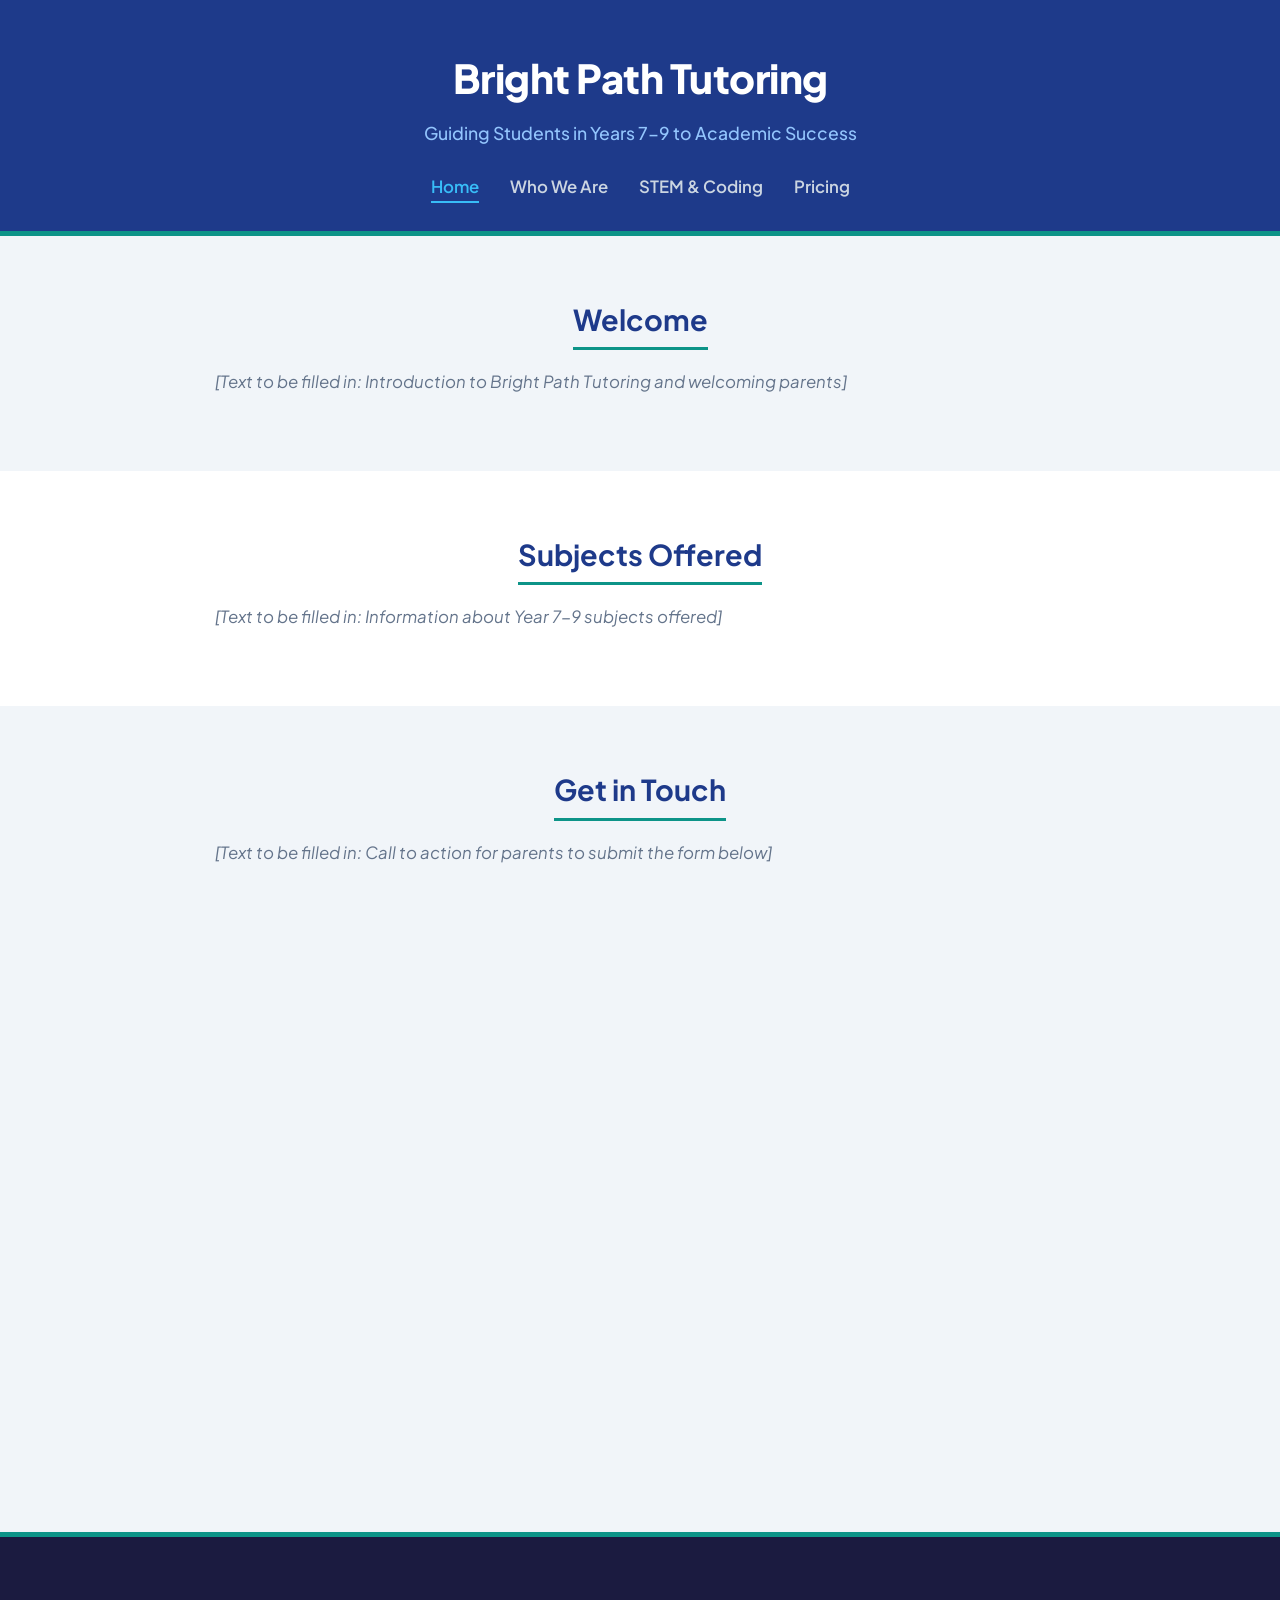
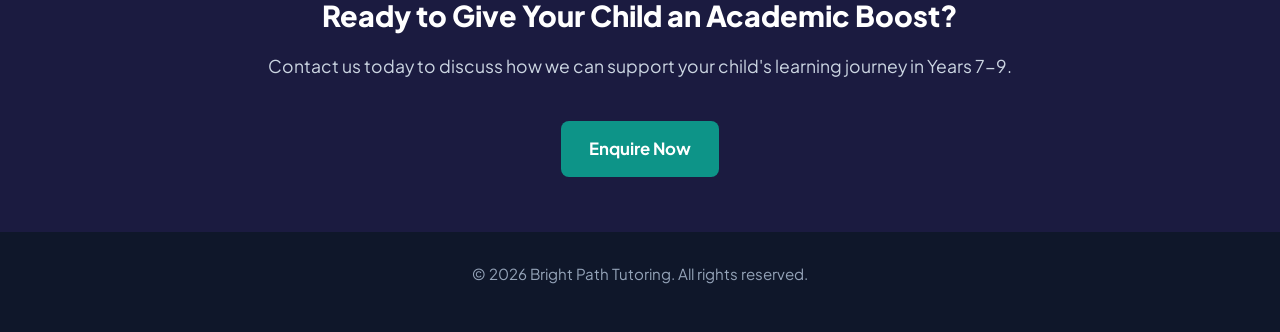
<file: index.html>
<!DOCTYPE html>
<html lang="en">
<head>
    <meta charset="UTF-8">
    <meta name="viewport" content="width=device-width, initial-scale=1.0">
    <title>Home | Bright Path Tutoring</title>
    
    <link rel="preconnect" href="https://fonts.googleapis.com">
    <link rel="preconnect" href="https://fonts.gstatic.com" crossorigin>
    <link href="https://fonts.googleapis.com/css2?family=Plus+Jakarta+Sans:wght@400;500;600;700;800&display=swap" rel="stylesheet">
    
    <link rel="stylesheet" href="style.css">
</head>
<body>

    <header>
        <div class="header-container">
            <h1>Bright Path Tutoring</h1>
            <p class="subtitle">Guiding Students in Years 7-9 to Academic Success</p>
            <nav>
                <a href="index.html" class="active">Home</a>
                <a href="about.html">Who We Are</a>
                <a href="stem.html">STEM & Coding</a>
                <a href="pricing.html">Pricing</a>
            </nav>
        </div>
    </header>

    <main>
        
        <section class="intro">
            <h2>Welcome</h2>
            <p class="placeholder">[Text to be filled in: Introduction to Bright Path Tutoring and welcoming parents]</p>
        </section>

        <section class="subjects">
            <h2>Subjects Offered</h2>
            <p class="placeholder">[Text to be filled in: Information about Year 7-9 subjects offered]</p>
        </section>

        <section class="contact" id="contact">
            <h2>Get in Touch</h2>
            <p class="placeholder">[Text to be filled in: Call to action for parents to submit the form below]</p>
            
            <div class="form-container">
                <iframe src="https://docs.google.com/forms/d/e/1FAIpQLSdaBJLgi4YT7g17d9389t22QoLCarOO8_Tcxpw5HVuUZX_-rg/viewform?embedded=true" width="640" height="586" frameborder="0" marginheight="0" marginwidth="0">Loading…</iframe>
            </div>
        </section>

    </main>

    <section class="cta-banner">
        <div class="cta-content">
            <h3>Ready to Give Your Child an Academic Boost?</h3>
            <p>Contact us today to discuss how we can support your child's learning journey in Years 7-9.</p>
            <a href="index.html#contact" class="btn btn-cta">Enquire Now</a>
        </div>
    </section>

    <footer>
        <p>&copy; 2026 Bright Path Tutoring. All rights reserved.</p>
    </footer>

</body>
</html>
</file>
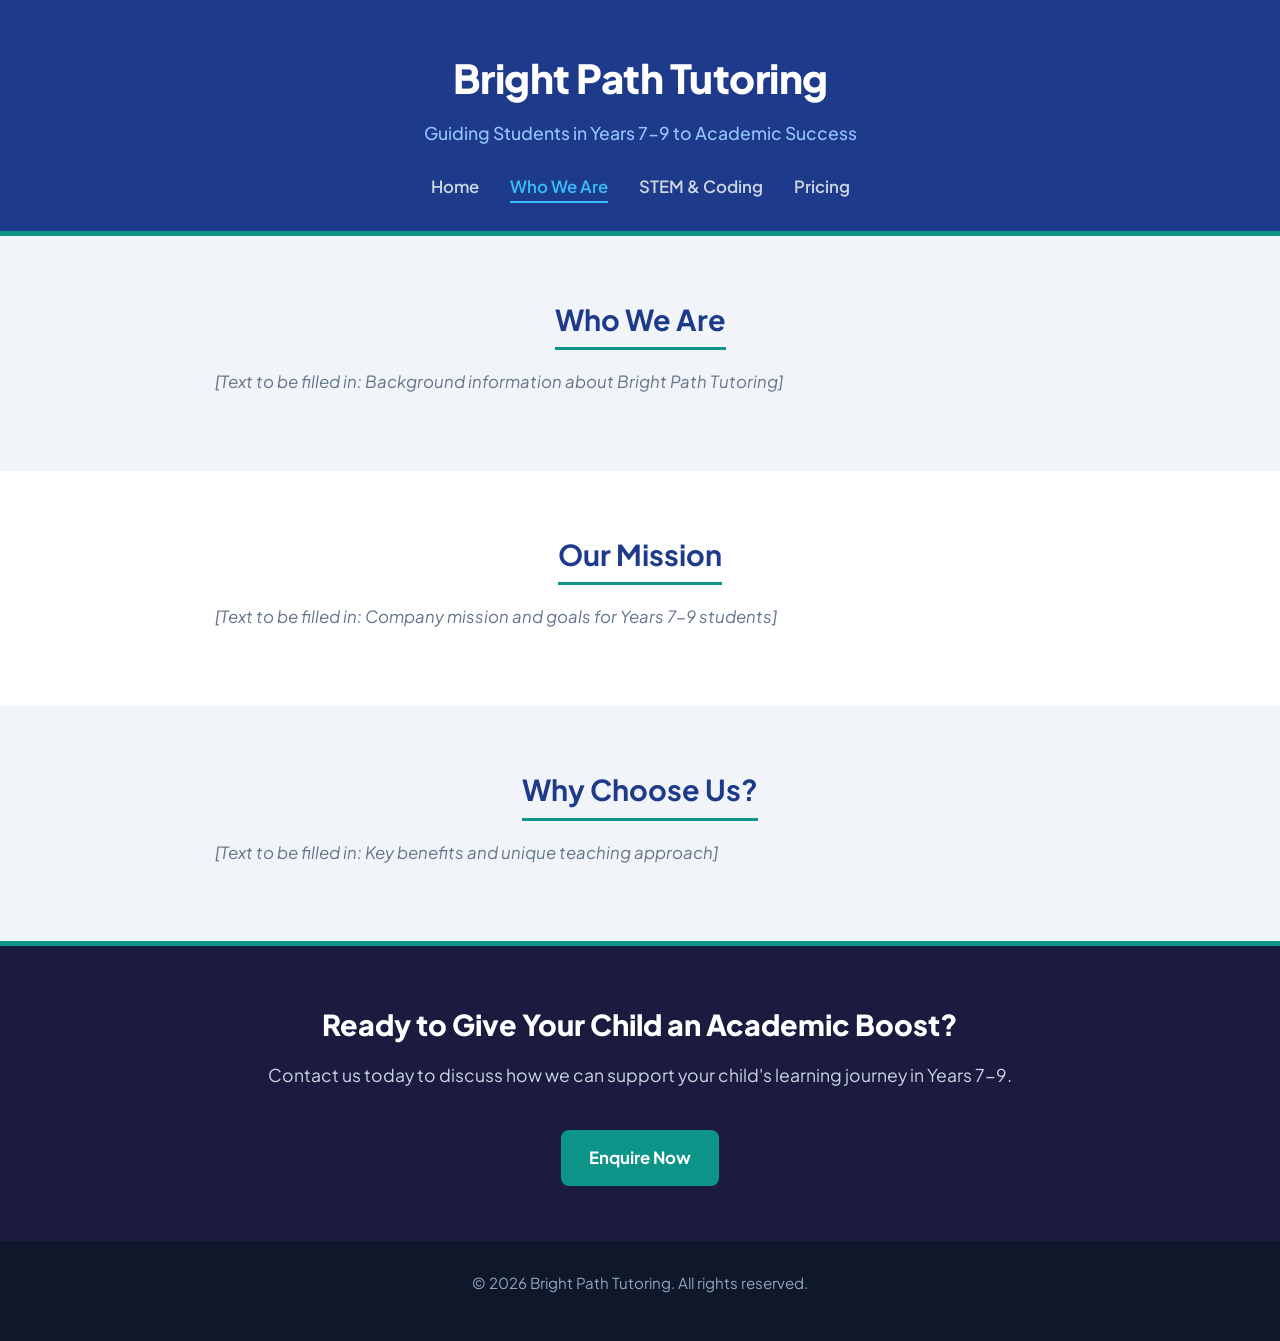
<file: about.html>
<!DOCTYPE html>
<html lang="en">
<head>
    <meta charset="UTF-8">
    <meta name="viewport" content="width=device-width, initial-scale=1.0">
    <title>Who We Are | Bright Path Tutoring</title>
    
    <link rel="preconnect" href="https://fonts.googleapis.com">
    <link rel="preconnect" href="https://fonts.gstatic.com" crossorigin>
    <link href="https://fonts.googleapis.com/css2?family=Plus+Jakarta+Sans:wght@400;500;600;700;800&display=swap" rel="stylesheet">
    
    <link rel="stylesheet" href="style.css">
</head>
<body>

    <header>
        <div class="header-container">
            <h1>Bright Path Tutoring</h1>
            <p class="subtitle">Guiding Students in Years 7-9 to Academic Success</p>
            <nav>
                <a href="index.html">Home</a>
                <a href="about.html" class="active">Who We Are</a>
                <a href="stem.html">STEM & Coding</a>
                <a href="pricing.html">Pricing</a>
            </nav>
        </div>
    </header>

    <main>
        
        <section>
            <h2>Who We Are</h2>
            <p class="placeholder">[Text to be filled in: Background information about Bright Path Tutoring]</p>
        </section>

        <section>
            <h2>Our Mission</h2>
            <p class="placeholder">[Text to be filled in: Company mission and goals for Years 7-9 students]</p>
        </section>

        <section>
            <h2>Why Choose Us?</h2>
            <p class="placeholder">[Text to be filled in: Key benefits and unique teaching approach]</p>
        </section>

    </main>

    <section class="cta-banner">
        <div class="cta-content">
            <h3>Ready to Give Your Child an Academic Boost?</h3>
            <p>Contact us today to discuss how we can support your child's learning journey in Years 7-9.</p>
            <a href="index.html#contact" class="btn btn-cta">Enquire Now</a>
        </div>
    </section>

    <footer>
        <p>&copy; 2026 Bright Path Tutoring. All rights reserved.</p>
    </footer>

</body>
</html>
</file>
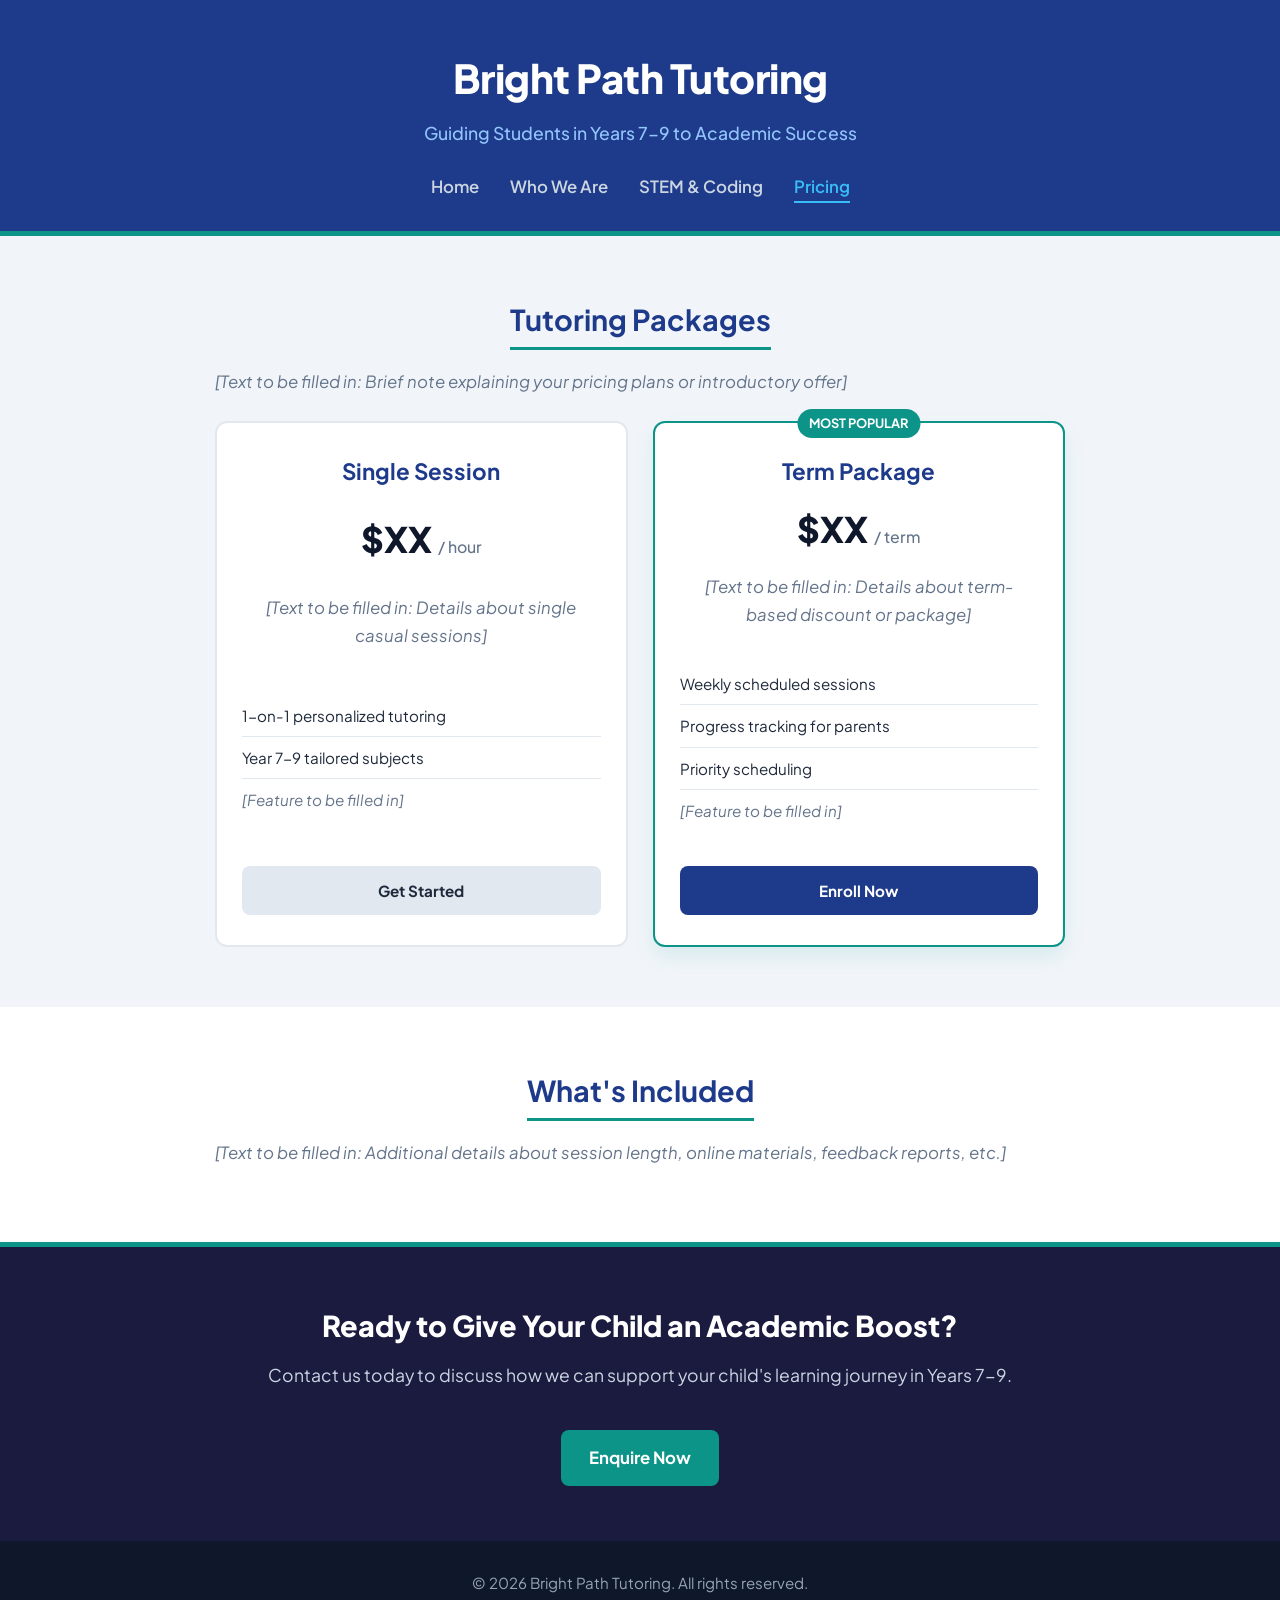
<file: pricing.html>
<!DOCTYPE html>
<html lang="en">
<head>
    <meta charset="UTF-8">
    <meta name="viewport" content="width=device-width, initial-scale=1.0">
    <title>Pricing | Bright Path Tutoring</title>
    
    <link rel="preconnect" href="https://fonts.googleapis.com">
    <link rel="preconnect" href="https://fonts.gstatic.com" crossorigin>
    <link href="https://fonts.googleapis.com/css2?family=Plus+Jakarta+Sans:wght@400;500;600;700;800&display=swap" rel="stylesheet">
    
    <link rel="stylesheet" href="style.css">
</head>
<body>

    <header>
        <div class="header-container">
            <h1>Bright Path Tutoring</h1>
            <p class="subtitle">Guiding Students in Years 7-9 to Academic Success</p>
            <nav>
                <a href="index.html">Home</a>
                <a href="about.html">Who We Are</a>
                <a href="stem.html">STEM & Coding</a>
                <a href="pricing.html" class="active">Pricing</a>
            </nav>
        </div>
    </header>

    <main>
        
        <section>
            <h2>Tutoring Packages</h2>
            <p class="placeholder">[Text to be filled in: Brief note explaining your pricing plans or introductory offer]</p>
            
            <div class="pricing-grid">
                
                <div class="pricing-card">
                    <h3>Single Session</h3>
                    <div class="price">$XX <span>/ hour</span></div>
                    <p class="placeholder">[Text to be filled in: Details about single casual sessions]</p>
                    <ul class="features-list">
                        <li>1-on-1 personalized tutoring</li>
                        <li>Year 7-9 tailored subjects</li>
                        <li><span class="placeholder">[Feature to be filled in]</span></li>
                    </ul>
                    <a href="index.html#contact" class="btn btn-secondary">Get Started</a>
                </div>

                <div class="pricing-card featured">
                    <div class="badge">Most Popular</div>
                    <h3>Term Package</h3>
                    <div class="price">$XX <span>/ term</span></div>
                    <p class="placeholder">[Text to be filled in: Details about term-based discount or package]</p>
                    <ul class="features-list">
                        <li>Weekly scheduled sessions</li>
                        <li>Progress tracking for parents</li>
                        <li>Priority scheduling</li>
                        <li><span class="placeholder">[Feature to be filled in]</span></li>
                    </ul>
                    <a href="index.html#contact" class="btn btn-primary">Enroll Now</a>
                </div>

            </div>
        </section>

        <section>
            <h2>What's Included</h2>
            <p class="placeholder">[Text to be filled in: Additional details about session length, online materials, feedback reports, etc.]</p>
        </section>

    </main>

    <section class="cta-banner">
        <div class="cta-content">
            <h3>Ready to Give Your Child an Academic Boost?</h3>
            <p>Contact us today to discuss how we can support your child's learning journey in Years 7-9.</p>
            <a href="index.html#contact" class="btn btn-cta">Enquire Now</a>
        </div>
    </section>

    <footer>
        <p>&copy; 2026 Bright Path Tutoring. All rights reserved.</p>
    </footer>

</body>
</html>
</file>
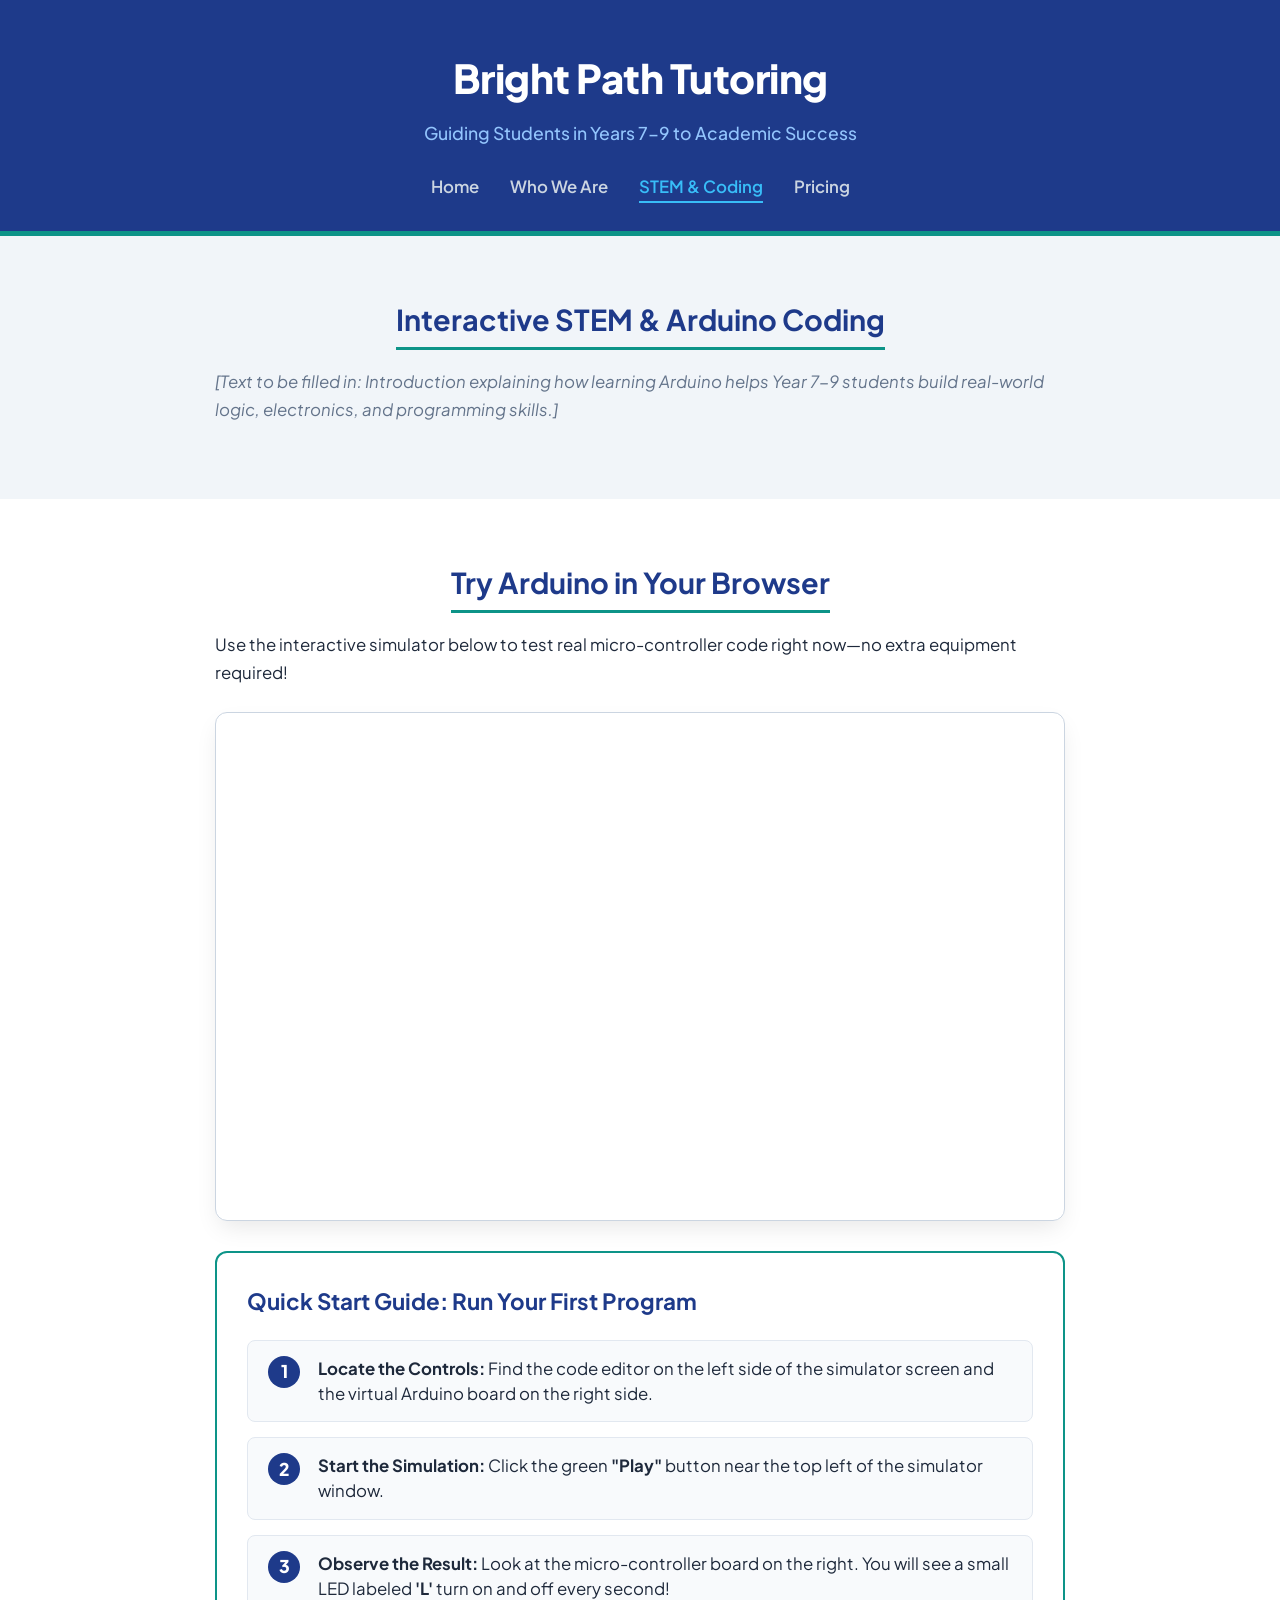
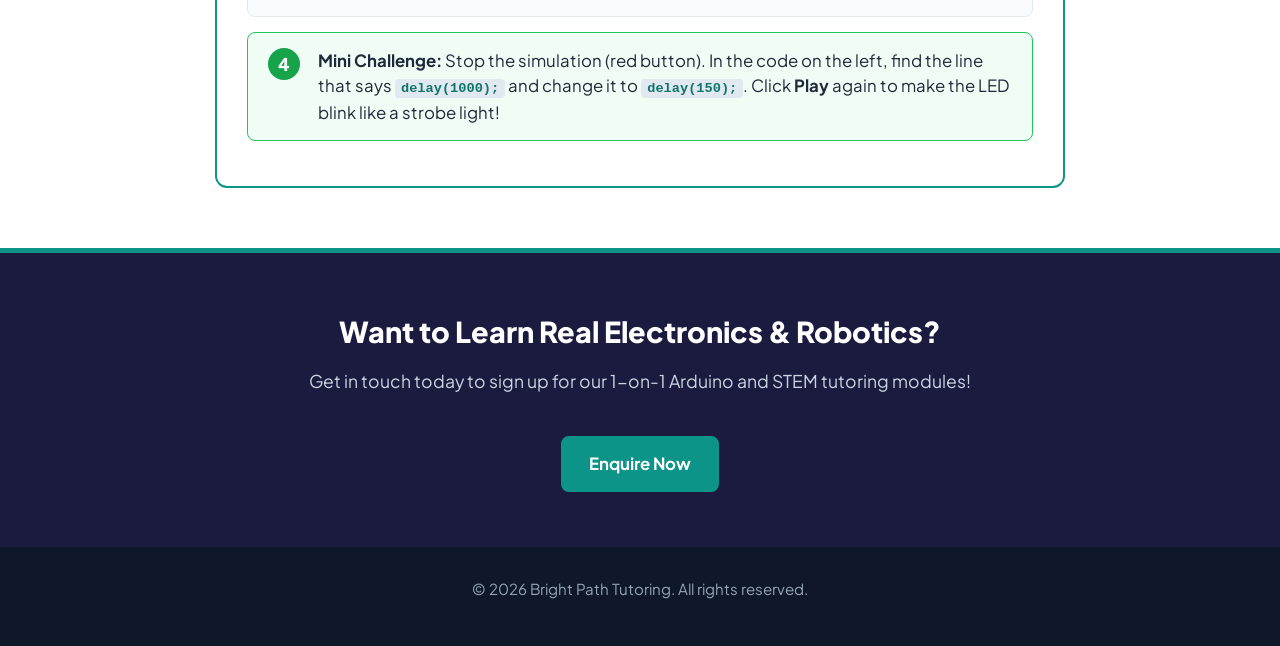
<file: stem.html>
<!DOCTYPE html>
<html lang="en">
<head>
    <meta charset="UTF-8">
    <meta name="viewport" content="width=device-width, initial-scale=1.0">
    <title>STEM & Arduino Coding | Bright Path Tutoring</title>
    
    <link rel="preconnect" href="https://fonts.googleapis.com">
    <link rel="preconnect" href="https://fonts.gstatic.com" crossorigin>
    <link href="https://fonts.googleapis.com/css2?family=Plus+Jakarta+Sans:wght@400;500;600;700;800&display=swap" rel="stylesheet">
    
    <link rel="stylesheet" href="style.css">
</head>
<body>

    <header>
        <div class="header-container">
            <h1>Bright Path Tutoring</h1>
            <p class="subtitle">Guiding Students in Years 7-9 to Academic Success</p>
            <nav>
                <a href="index.html">Home</a>
                <a href="about.html">Who We Are</a>
                <a href="stem.html" class="active">STEM & Coding</a>
                <a href="pricing.html">Pricing</a>
            </nav>
        </div>
    </header>

    <main>
        
        <section>
            <h2>Interactive STEM & Arduino Coding</h2>
            <p class="placeholder">[Text to be filled in: Introduction explaining how learning Arduino helps Year 7-9 students build real-world logic, electronics, and programming skills.]</p>
        </section>

        <section class="simulator-section">
            <h2>Try Arduino in Your Browser</h2>
            <p>Use the interactive simulator below to test real micro-controller code right now—no extra equipment required!</p>
            
            <div class="simulator-container">
                <iframe src="https://wokwi.com/projects/new/arduino-uno" width="100%" height="500" frameborder="0"></iframe>
            </div>

            <div class="instructions-box">
                <h3>Quick Start Guide: Run Your First Program</h3>
                
                <div class="step-card">
                    <span class="step-num">1</span>
                    <div class="step-text">
                        <strong>Locate the Controls:</strong> Find the code editor on the left side of the simulator screen and the virtual Arduino board on the right side.
                    </div>
                </div>

                <div class="step-card">
                    <span class="step-num">2</span>
                    <div class="step-text">
                        <strong>Start the Simulation:</strong> Click the green <strong>"Play"</strong> button near the top left of the simulator window.
                    </div>
                </div>

                <div class="step-card">
                    <span class="step-num">3</span>
                    <div class="step-text">
                        <strong>Observe the Result:</strong> Look at the micro-controller board on the right. You will see a small LED labeled <strong>'L'</strong> turn on and off every second!
                    </div>
                </div>

                <div class="step-card challenge">
                    <span class="step-num">4</span>
                    <div class="step-text">
                        <strong>Mini Challenge:</strong> Stop the simulation (red button). In the code on the left, find the line that says <code>delay(1000);</code> and change it to <code>delay(150);</code>. Click <strong>Play</strong> again to make the LED blink like a strobe light!
                    </div>
                </div>
            </div>
        </section>

    </main>

    <section class="cta-banner">
        <div class="cta-content">
            <h3>Want to Learn Real Electronics & Robotics?</h3>
            <p>Get in touch today to sign up for our 1-on-1 Arduino and STEM tutoring modules!</p>
            <a href="index.html#contact" class="btn btn-cta">Enquire Now</a>
        </div>
    </section>

    <footer>
        <p>&copy; 2026 Bright Path Tutoring. All rights reserved.</p>
    </footer>

</body>
</html>
</file>
<file: style.css>
/* Basic Reset */
* {
    margin: 0;
    padding: 0;
    box-sizing: border-box;
}

body {
    font-family: 'Plus Jakarta Sans', system-ui, -apple-system, sans-serif;
    line-height: 1.65;
    color: #1e293b;
    background-color: #f8fafc;
}

.header-container {
    width: 90%;
    max-width: 1000px;
    margin: 0 auto;
    padding: 0 20px;
}

/* Header Styling */
header {
    background: #1e3a8a; /* Deep Navy Blue */
    color: #ffffff;
    padding-top: 45px;
    padding-bottom: 30px;
    text-align: center;
    border-bottom: #0d9488 5px solid; /* Teal border accent */
    box-shadow: 0 4px 15px rgba(0,0,0,0.08);
}

header h1 {
    margin: 0;
    font-size: 2.5em;
    font-weight: 800;
    letter-spacing: -0.5px;
}

header .subtitle {
    font-size: 1.1em;
    margin-top: 8px;
    color: #93c5fd;
    font-weight: 500;
}

/* Navigation Styling */
nav {
    margin-top: 25px;
}

nav a {
    color: #cbd5e1;
    text-decoration: none;
    margin: 0 14px;
    font-weight: 600;
    font-size: 1.05em;
    padding-bottom: 4px;
    transition: all 0.2s ease;
}

nav a:hover, nav a.active {
    color: #38bdf8;
    border-bottom: 2px solid #38bdf8;
}

/* Main Content Section - Full Width Design */
main {
    width: 100%;
}

section {
    padding: 60px 20px;
    width: 100%;
}

section:nth-child(even) {
    background-color: #ffffff;
}

section:nth-child(odd) {
    background-color: #f1f5f9;
}

/* Constrain text elements for high readability */
section h2, 
section p, 
section .pricing-grid, 
section .form-container,
.simulator-container,
.instructions-box {
    max-width: 850px;
    margin-left: auto;
    margin-right: auto;
}

h2 {
    color: #1e3a8a;
    font-size: 1.8em;
    font-weight: 700;
    margin-bottom: 18px;
    border-bottom: 3px solid #0d9488;
    display: table;
    padding-bottom: 4px;
}

p {
    margin-bottom: 15px;
    font-size: 1.05em;
}

/* Grey Placeholder Text Style */
.placeholder {
    color: #64748b;
    font-style: italic;
}

/* Simulator Container */
.simulator-container {
    margin-top: 25px;
    border-radius: 12px;
    overflow: hidden;
    box-shadow: 0 10px 25px -5px rgba(0, 0, 0, 0.1);
    border: 1px solid #cbd5e1;
}

/* Instructions Box & Cards */
.instructions-box {
    background: #ffffff;
    border: 2px solid #0d9488;
    border-radius: 12px;
    padding: 30px;
    margin-top: 30px;
}

.instructions-box h3 {
    color: #1e3a8a;
    font-size: 1.4em;
    margin-bottom: 20px;
}

.step-card {
    display: flex;
    align-items: flex-start;
    background: #f8fafc;
    border: 1px solid #e2e8f0;
    border-radius: 8px;
    padding: 15px 20px;
    margin-bottom: 15px;
}

.step-card.challenge {
    background: #f0fdf4;
    border-color: #22c55e;
}

.step-num {
    background: #1e3a8a;
    color: #ffffff;
    font-weight: 800;
    font-size: 1.1em;
    width: 32px;
    height: 32px;
    border-radius: 50%;
    display: flex;
    align-items: center;
    justify-content: center;
    margin-right: 18px;
    flex-shrink: 0;
}

.step-card.challenge .step-num {
    background: #16a34a;
}

.step-text {
    font-size: 1.05em;
    line-height: 1.5;
}

.step-text code {
    background: #e2e8f0;
    color: #0f766e;
    padding: 2px 6px;
    border-radius: 4px;
    font-weight: bold;
    font-family: monospace;
}

/* Pricing Grid & Card Styling */
.pricing-grid {
    display: grid;
    grid-template-columns: repeat(auto-fit, minmax(260px, 1fr));
    gap: 25px;
    margin-top: 25px;
}

.pricing-card {
    background: #ffffff;
    border: 2px solid #e2e8f0;
    border-radius: 12px;
    padding: 30px 25px;
    text-align: center;
    position: relative;
    display: flex;
    flex-direction: column;
    justify-content: space-between;
}

.pricing-card.featured {
    border-color: #0d9488;
    box-shadow: 0 10px 20px rgba(13, 148, 136, 0.1);
}

.pricing-card .badge {
    position: absolute;
    top: -14px;
    left: 50%;
    transform: translateX(-50%);
    background: #0d9488;
    color: #ffffff;
    font-size: 0.8em;
    font-weight: 700;
    padding: 4px 12px;
    border-radius: 20px;
    text-transform: uppercase;
}

.pricing-card h3 {
    color: #1e3a8a;
    font-size: 1.4em;
    margin-bottom: 10px;
}

.pricing-card .price {
    font-size: 2.2em;
    font-weight: 800;
    color: #0f172a;
    margin-bottom: 15px;
}

.pricing-card .price span {
    font-size: 0.45em;
    color: #64748b;
    font-weight: 500;
}

.features-list {
    list-style: none;
    padding: 0;
    margin: 20px 0;
    text-align: left;
}

.features-list li {
    padding: 8px 0;
    border-bottom: 1px solid #e2e8f0;
    font-size: 0.95em;
}

.features-list li:last-child {
    border-bottom: none;
}

/* Button Styles */
.btn {
    display: inline-block;
    padding: 12px 20px;
    border-radius: 8px;
    text-decoration: none;
    font-weight: 700;
    font-size: 0.95em;
    transition: all 0.2s ease;
    margin-top: 15px;
}

.btn-primary {
    background-color: #1e3a8a;
    color: #ffffff;
}

.btn-primary:hover {
    background-color: #1d4ed8;
}

.btn-secondary {
    background-color: #e2e8f0;
    color: #1e293b;
}

.btn-secondary:hover {
    background-color: #cbd5e1;
}

/* Call to Action Banner Override (Guarantees dark blue background) */
section.cta-banner {
    background-color: #1B1B40 !important;
    color: #ffffff !important;
    padding: 55px 20px;
    text-align: center;
    border-top: 5px solid #0d9488;
}

.cta-content {
    max-width: 850px;
    margin: 0 auto;
}

.cta-content h3 {
    font-size: 1.8em;
    font-weight: 800;
    margin-bottom: 12px;
    color: #ffffff !important;
}

.cta-content p {
    color: #cbd5e1 !important;
    font-size: 1.1em;
    margin-bottom: 25px;
}

.btn-cta {
    background-color: #0d9488;
    color: #ffffff !important;
    padding: 14px 28px;
    font-size: 1.05em;
    border-radius: 8px;
}

.btn-cta:hover {
    background-color: #0f766e;
}

/* Form Container for Google Form */
.form-container {
    display: flex;
    justify-content: center;
    margin-top: 20px;
    width: 100%;
    overflow: hidden;
}

iframe {
    max-width: 100%;
    border-radius: 8px;
}

/* Footer Styling */
footer {
    padding: 30px 20px;
    color: #94a3b8;
    background-color: #0f172a;
    text-align: center;
    font-size: 0.9em;
}
</file>
